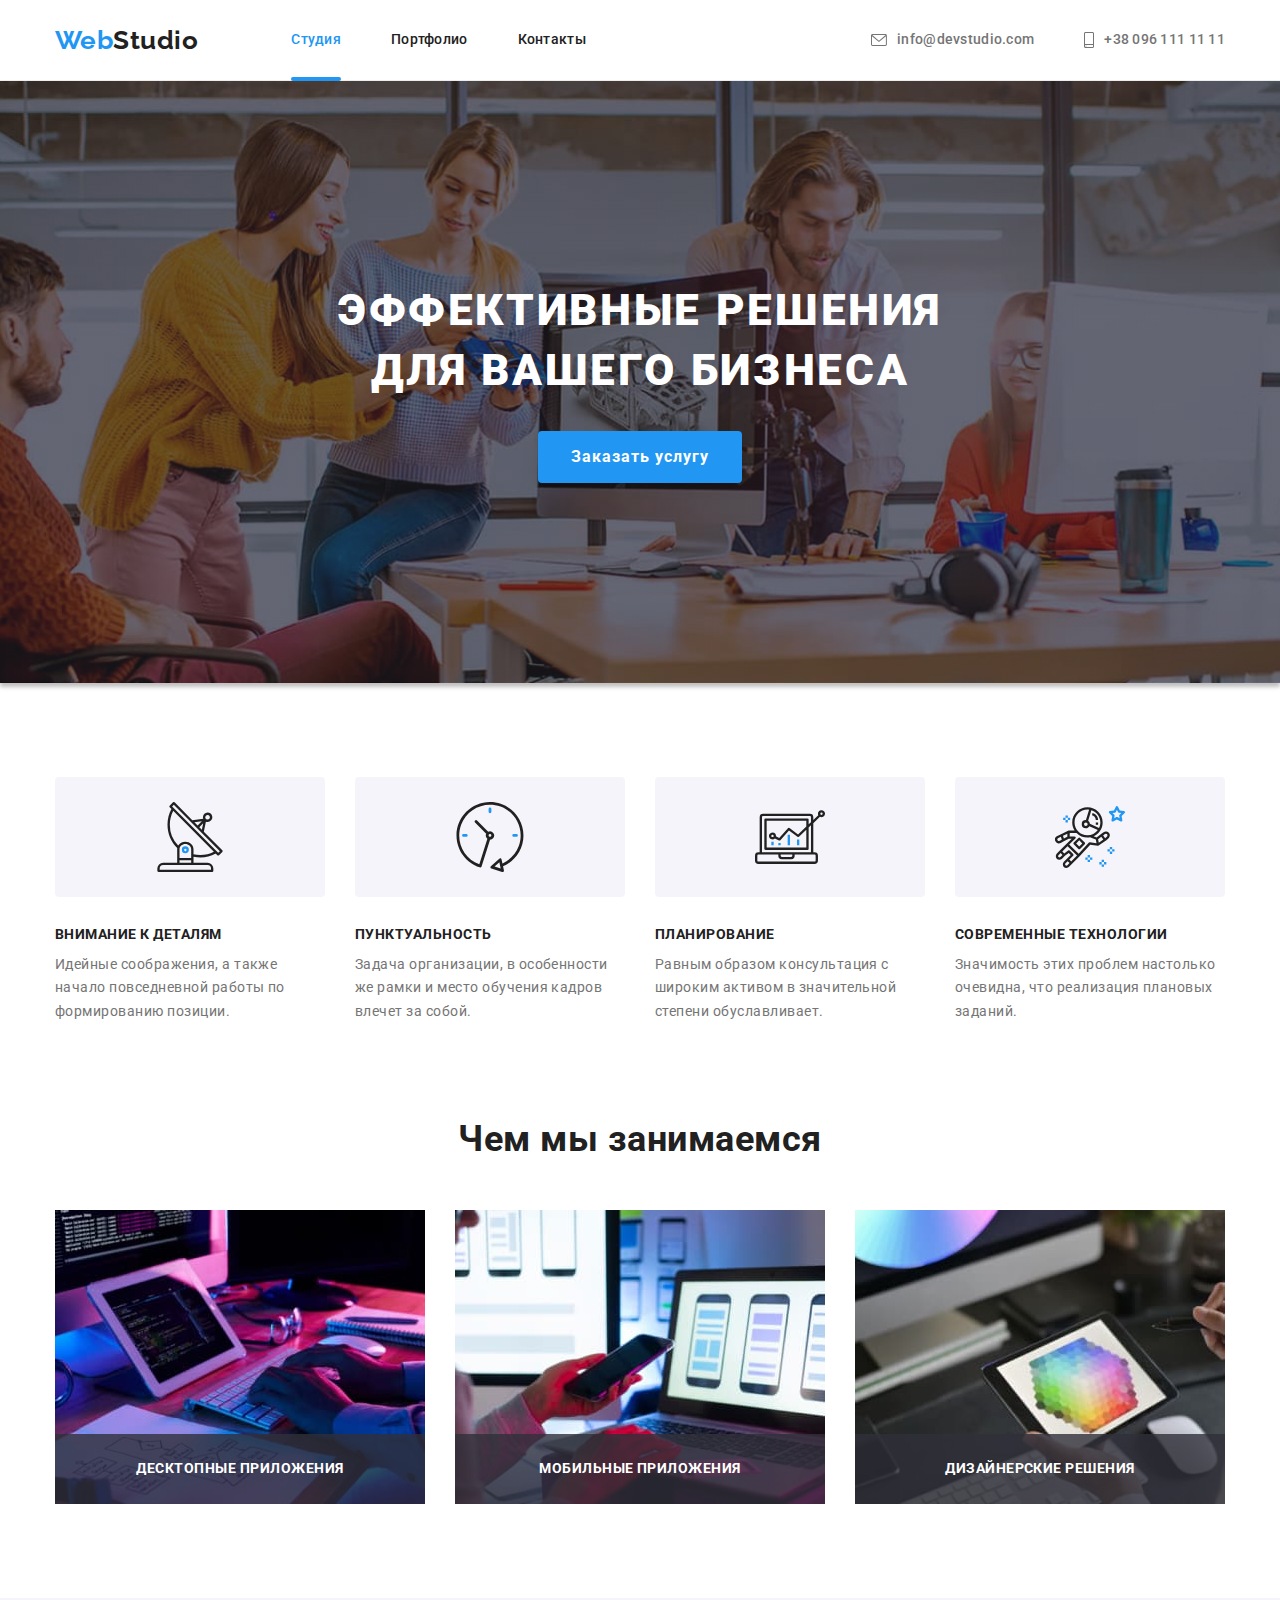
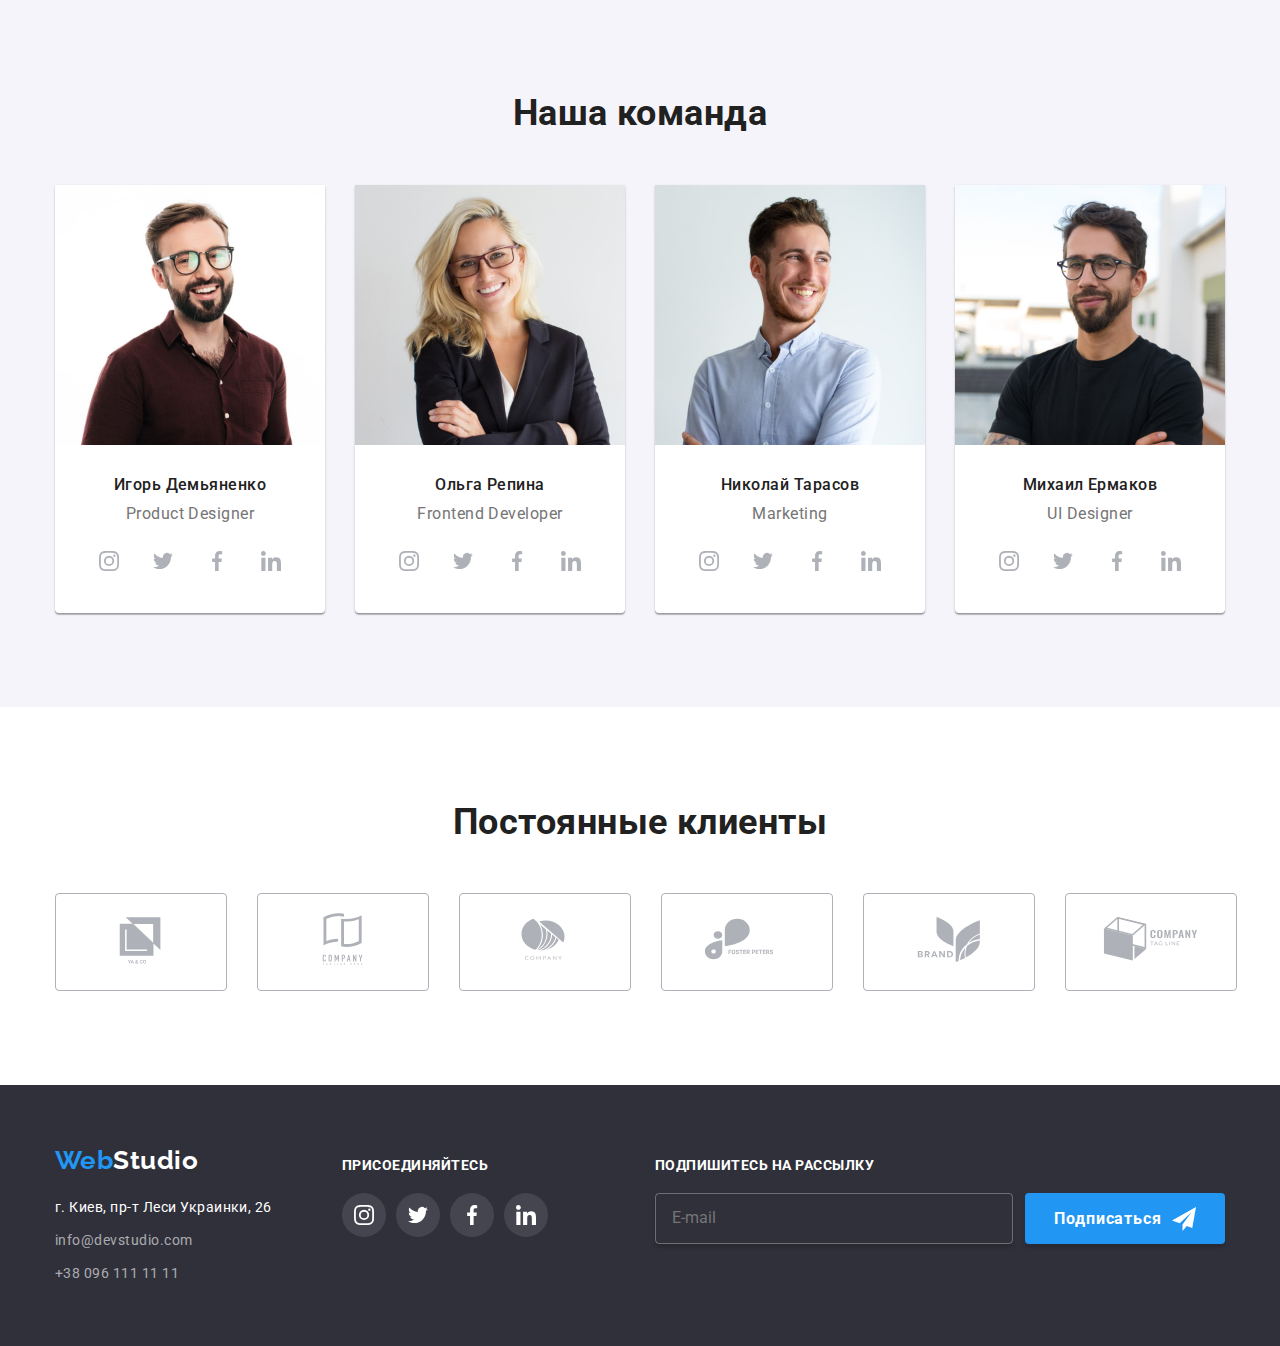
<file: index.html>
<!DOCTYPE html>
<html lang="ru">

<head>
    <meta charset="UTF-8">
    <meta http-equiv="X-UA-Compatible" content="IE=edge">
    <meta name="viewport" content="width=device-width, initial-scale=1.0">
    <title>Web Studio</title>
    <link href="https://fonts.googleapis.com/css2?family=Raleway:wght@700&family=Roboto:wght@400;500;700;900&display=swap"
        rel="stylesheet">
    <link rel="stylesheet" href="https://cdnjs.cloudflare.com/ajax/libs/modern-normalize/1.1.0/modern-normalize.min.css">
    <link rel="stylesheet" href="./css/styles.css">
</head>

<body>
    <!--Header-->
    <header class="page-header">
        <div class="container main-nav">
            <nav>
                <a href="./index.html" class="logo">Web<span class="black">Studio</span></a>
                <ul class="site-nav list">
                    <li class="item"><a href="./index.html" class="current">Студия</a></li>
                    <li class="item"><a href="./portfolio.html">Портфолио</a></li>
                    <li class="item"><a href="#contacts">Контакты</a></li>
                </ul>
            </nav>
            <ul class="header-contacts list">
                <li class="item"><a href="mailto:info@devstudio.com">
                    <svg class="header-icons" width="16" height="12">
                        <use href="./images/sprite.svg#icon-envelope"></use>
                    </svg>
                    info@devstudio.com</a></li>
                <li class="item"><a href="tel:+380961111111">
                    <svg class="header-icons" width="10" height="16">
                        <use href="./images/sprite.svg#icon-smartphone"></use>
                    </svg>
                    +38 096 111 11 11</a></li>
            </ul>
        </div>
    </header>
    <main>
        <!-- Hero -->
        <div>
            <section class="hero">
                <h1 class="hero-title">Эффективные решения<br>для вашего бизнеса</h1>
                <button type="button" class="hero-button" data-modal-open>Заказать услугу</button>
            </section>
        </div>
        <!-- Modal Window -->
        <div class="backdrop is-hidden" data-modal>
            <div class="modal">
                <button type="button" data-modal-close>
                    <svg class="close-icon" width="11" height="11"><use href="./images/sprite.svg#icon-close"></use></svg>
                </button>
                <form class="modal-form">
                    <b class="modal-heading black centered">Оставьте свои данные, мы вам перезвоним</b>
                    <ul class="list">
                        <li class="modal-field">
                            <label>
                                <span class="modal-label">Имя</span>
                                <input class="modal-input" type="text" name="user-name" autofocus autocomplete="off">
                                <svg class="modal-icon" width="18" height="18">
                                    <use href="./images/sprite.svg#icon-person-black"></use>
                                </svg>
                            </label>
                        </li>
                        <li class="modal-field">
                            <label>
                                <span class="modal-label">Телефон</span>
                                <input class="modal-input" type="tel" name="user-tel" autocomplete="off">
                                <svg class="modal-icon" width="18" height="18">
                                    <use href="./images/sprite.svg#icon-phone"></use>
                                </svg>
                            </label>
                        </li>
                        <li class="modal-field">
                            <label>
                                <span class="modal-label">Почта</span>
                                <input class="modal-input" type="email" name="user-email" autocomplete="off">
                                <svg class="modal-icon" width="18" height="18">
                                    <use href="./images/sprite.svg#icon-email-black"></use>
                                </svg>
                            </label>
                        </li>
                        <li class="modal-field">
                            <label>
                                <span class="modal-label">Комментарий</span>
                                <textarea class="modal-input" name="comment" rows="5" placeholder="Введите текст"></textarea>
                            </label>
                        </li>
                    </ul>
                    <label class="modal-checkbox">
                        <input class="checkbox-input visually-hidden" type="checkbox" name="policy">
                        <span class="checkbox-icon"></span>
                        <span class="policy-text">
                            Соглашаюсь с рассылкой и принимаю
                            <a href="">Условия договора</a>
                        </span>
                    </label>
                    <button class="form-button white" type="submit">Отправить</button>
                </form>
            </div>
        </div>
        <!-- Advantages -->
        <section class="section">
            <div class="container">
                <h2 class="section-title centered visually-hidden">Наши преимущества</h2>
                <ul class="advantages list">
                    <li class="item">
                        <div class="advantages-icon">
                        <svg width="70" height="70">
                            <use href="./images/sprite.svg#icon-antenna"></use>
                        </svg></div>
                        <h3 class="list-title">Внимание к деталям</h3>
                        <p class="list-text">Идейные соображения, а также начало повседневной работы по формированию позиции.</p>
                    </li>
                    <li class="item">
                        <div class="advantages-icon">
                        <svg width="70" height="70">
                            <use href="./images/sprite.svg#icon-clock"></use>
                        </svg></div>
                        <h3 class="list-title">Пунктуальность</h3>
                        <p class="list-text">Задача организации, в особенности же рамки и место обучения кадров влечет за собой.</p>
                    </li>
                    <li class="item">
                        <div class="advantages-icon">
                        <svg width="70" height="70">
                            <use href="./images/sprite.svg#icon-diagram"></use>
                        </svg></div>
                        <h3 class="list-title">Планирование</h3>
                        <p class="list-text">Равным образом консультация с широким активом в значительной степени обуславливает.</p>
                    </li>
                    <li class="item">
                        <div class="advantages-icon">
                        <svg width="70" height="70">
                            <use href="./images/sprite.svg#icon-astronaut"></use>
                        </svg></div>
                        <h3 class="list-title">Современные технологии</h3>
                        <p class="list-text">Значимость этих проблем настолько очевидна, что реализация плановых заданий.</p>
                    </li>
                </ul>
            </div>
        </section>
        <!-- Examples of Works -->
        <section class="section no-padding">
            <div class="container">
                <h2 class="section-title centered">Чем мы занимаемся</h2>
                <ul class="examples list">
                    <li class="item">
                        <img src="./images/box1.jpg" alt="Фотография десктопного приложения" width="370" height="294">
                        <h3 class="list-title white centered">Десктопные приложения</h3>
                    </li>
                    <li class="item">
                        <img src="./images/box2.jpg" alt="Фотография мобильного приложения" width="370" height="294">
                        <h3 class="list-title white centered">Мобильные приложения</h3>
                    </li>
                    <li class="item">
                        <img src="./images/box3.jpg" alt="Фотография работы с цветовыми схемами" width="370" height="294">
                        <h3 class="list-title white centered">Дизайнерские решения</h3>
                    </li>
                </ul>
            </div>
        </section>
        <!-- Our Team -->
        <section class="coworkers section">
            <div class="container">
                <h2 class="section-title centered">Наша команда</h2>
                <ul class="team list">
                    <li class="item">
                        <img src="./images/product-designer.jpg" alt="Product Designer's Photo" width="270" height="260">
                        <div class="team-card-content">
                            <h3 class="coworkers-list-title centered">Игорь Демьяненко</h3>
                            <p class="coworkers-position centered">Product Designer</p>
                            <ul class="networks list">
                                <li class="item"><a href="https://www.instagram.com" aria-label="Instagram">
                                    <svg width="20" height="20">
                                        <use href="./images/sprite.svg#icon-instagram"></use>
                                    </svg>
                                </a></li>
                                <li class="item"><a href="https://twitter.com/" aria-label="Twitter">
                                        <svg width="20" height="20">
                                            <use href="./images/sprite.svg#icon-twitter"></use>
                                        </svg>
                                    </a></li>
                                <li class="item"><a href="https://www.facebook.com" aria-label="Facebook">
                                            <svg width="20" height="20">
                                                <use href="./images/sprite.svg#icon-facebook"></use>
                                            </svg>
                                        </a></li>
                                <li class="item"><a href="https://www.linkedin.com" aria-label="Linkedin">
                                                <svg width="20" height="20">
                                                    <use href="./images/sprite.svg#icon-linkedin"></use>
                                                </svg>
                                            </a></li>
                            </ul>
                        </div>
                    </li>
                    <li class="item">
                        <img src="./images/frontend-developer.jpg" alt="Frontend Developer's Photo" width="270" height="260">
                        <div class="team-card-content">
                            <h3 class="coworkers-list-title centered">Ольга Репина</h3>
                            <p class="coworkers-position centered">Frontend Developer</p>
                            <ul class="networks list">
                                <li class="item"><a href="https://www.instagram.com" aria-label="Instagram">
                                        <svg width="20" height="20">
                                            <use href="./images/sprite.svg#icon-instagram"></use>
                                        </svg>
                                    </a></li>
                                <li class="item"><a href="https://twitter.com/" aria-label="Twitter">
                                        <svg width="20" height="20">
                                            <use href="./images/sprite.svg#icon-twitter"></use>
                                        </svg>
                                    </a></li>
                                <li class="item"><a href="https://www.facebook.com" aria-label="Facebook">
                                        <svg width="20" height="20">
                                            <use href="./images/sprite.svg#icon-facebook"></use>
                                        </svg>
                                    </a></li>
                                <li class="item"><a href="https://www.linkedin.com" aria-label="Linkedin">
                                        <svg width="20" height="20">
                                            <use href="./images/sprite.svg#icon-linkedin"></use>
                                        </svg>
                                    </a></li>
                            </ul>
                        </div>
                    </li>
                    <li class="item">
                        <img src="./images/marketing.jpg" alt="Marketing Specialist's Photo" width="270" height="260">
                        <div class="team-card-content">
                            <h3 class="coworkers-list-title centered">Николай Тарасов</h3>
                            <p class="coworkers-position centered">Marketing</p>
                            <ul class="networks list">
                                <li class="item"><a href="https://www.instagram.com" aria-label="Instagram">
                                        <svg width="20" height="20">
                                            <use href="./images/sprite.svg#icon-instagram"></use>
                                        </svg>
                                    </a></li>
                                <li class="item"><a href="https://twitter.com/" aria-label="Twitter">
                                        <svg width="20" height="20">
                                            <use href="./images/sprite.svg#icon-twitter"></use>
                                        </svg>
                                    </a></li>
                                <li class="item"><a href="https://www.facebook.com" aria-label="Facebook">
                                        <svg width="20" height="20">
                                            <use href="./images/sprite.svg#icon-facebook"></use>
                                        </svg>
                                    </a></li>
                                <li class="item"><a href="https://www.linkedin.com" aria-label="Linkedin">
                                        <svg width="20" height="20">
                                            <use href="./images/sprite.svg#icon-linkedin"></use>
                                        </svg>
                                    </a></li>
                            </ul>
                        </div>
                    </li>
                    <li class="item">
                        <img src="./images/ui-designer.jpg" alt="UI Designer's Photo" width="270" height="260">
                        <div class="team-card-content">
                            <h3 class="coworkers-list-title centered">Михаил Ермаков</h3>
                            <p class="coworkers-position centered">UI Designer</p>
                            <ul class="networks list">
                                <li class="item"><a href="https://www.instagram.com" aria-label="Instagram">
                                        <svg width="20" height="20">
                                            <use href="./images/sprite.svg#icon-instagram"></use>
                                        </svg>
                                    </a></li>
                                <li class="item"><a href="https://twitter.com/" aria-label="Twitter">
                                        <svg width="20" height="20">
                                            <use href="./images/sprite.svg#icon-twitter"></use>
                                        </svg>
                                    </a></li>
                                <li class="item"><a href="https://www.facebook.com" aria-label="Facebook">
                                        <svg width="20" height="20">
                                            <use href="./images/sprite.svg#icon-facebook"></use>
                                        </svg>
                                    </a></li>
                                <li class="item"><a href="https://www.linkedin.com" aria-label="Linkedin">
                                        <svg width="20" height="20">
                                            <use href="./images/sprite.svg#icon-linkedin"></use>
                                        </svg>
                                    </a></li>
                            </ul>
                        </div>
                    </li>
                </ul>
            </div>
        </section>
        <!-- Our Clients -->
        <section class="section">
            <div class="container">
                <h2 class="section-title centered">Постоянные клиенты</h2>
                <ul class="clients list">
                    <li class="item">
                        <a href="" class="clients-icon">
                            <svg width="106" height="60">
                                <use href="./images/sprite.svg#icon-logo1"></use>
                            </svg>
                        </a>
                    </li>
                    <li class="item">
                       <a href="" class="clients-icon">
                            <svg width="106" height="60">
                                <use href="./images/sprite.svg#icon-logo2"></use>
                            </svg>
                        </a>
                    </li>
                    <li class="item">
                        <a href="" class="clients-icon">
                            <svg width="106" height="60">
                                <use href="./images/sprite.svg#icon-logo3"></use>
                            </svg>
                        </a>
                    </li>
                    <li class="item">
                        <a href="" class="clients-icon">
                            <svg width="106" height="60">
                                <use href="./images/sprite.svg#icon-logo4"></use>
                            </svg>
                        </a>
                    </li>
                    <li class="item">
                        <a href="" class="clients-icon">
                            <svg width="106" height="60">
                                <use href="./images/sprite.svg#icon-logo5"></use>
                            </svg>
                        </a>
                    </li>
                    <li class="item">
                        <a href="" class="clients-icon">
                            <svg width="106" height="60">
                                <use href="./images/sprite.svg#icon-logo6"></use>
                            </svg>
                        </a>
                    </li>
                </ul>
            </div>
        </section>
    </main>
    <!-- Footer -->
    <footer>
        <div class="footer container">
            <div class="footer-address">
                <a href="./index.html" class="logo">Web<span class="white">Studio</span></a>
                <address id="contacts" class="address">
                    г. Киев, пр-т Леси Украинки, 26
                    <ul class="footer-contacts list">
                        <li class="item"><a href="mailto:info@devstudio.com">info@devstudio.com</a></li>
                        <li class="item"><a href="tel:+380961111111">+38 096 111 11 11</a></li>
                    </ul>
                </address>
            </div>
            <div class="footer-networks">
                <h3 class="footer-list-title white">Присоединяйтесь</h3>
                <ul class="footer-icons list">
                    <li class="item"><a href="https://www.instagram.com" aria-label="Instagram">
                            <svg width="20" height="20">
                                <use href="./images/sprite.svg#icon-instagram"></use>
                            </svg>
                        </a></li>
                    <li class="item"><a href="https://twitter.com/" aria-label="Twitter">
                            <svg width="20" height="20">
                                <use href="./images/sprite.svg#icon-twitter"></use>
                            </svg>
                        </a></li>
                    <li class="item"><a href="https://www.facebook.com" aria-label="Facebook">
                            <svg width="20" height="20">
                                <use href="./images/sprite.svg#icon-facebook"></use>
                            </svg>
                        </a></li>
                    <li class="item"><a href="https://www.linkedin.com" aria-label="Linkedin">
                            <svg width="20" height="20">
                                <use href="./images/sprite.svg#icon-linkedin"></use>
                            </svg>
                        </a></li>
                </ul>
            </div>
            <form class="footer-form">
                    <label class="footer-list-title white" for="email">Подпишитесь на рассылку</label>
                    <div class="form-field">
                        <input class="footer-input white" type="email" name="email" id="email" placeholder="E-mail">
                        <button class="form-button white" type="submit">Подписаться
                            <svg class="button-icon" width="24" height="24">
                                <use href="./images/sprite.svg#icon-send"></use>
                            </svg>
                        </button>
                    </div>
            </form>
        </div>
    </footer>
<script src="./js/modal.js"></script>
</body>

</html>
</file>
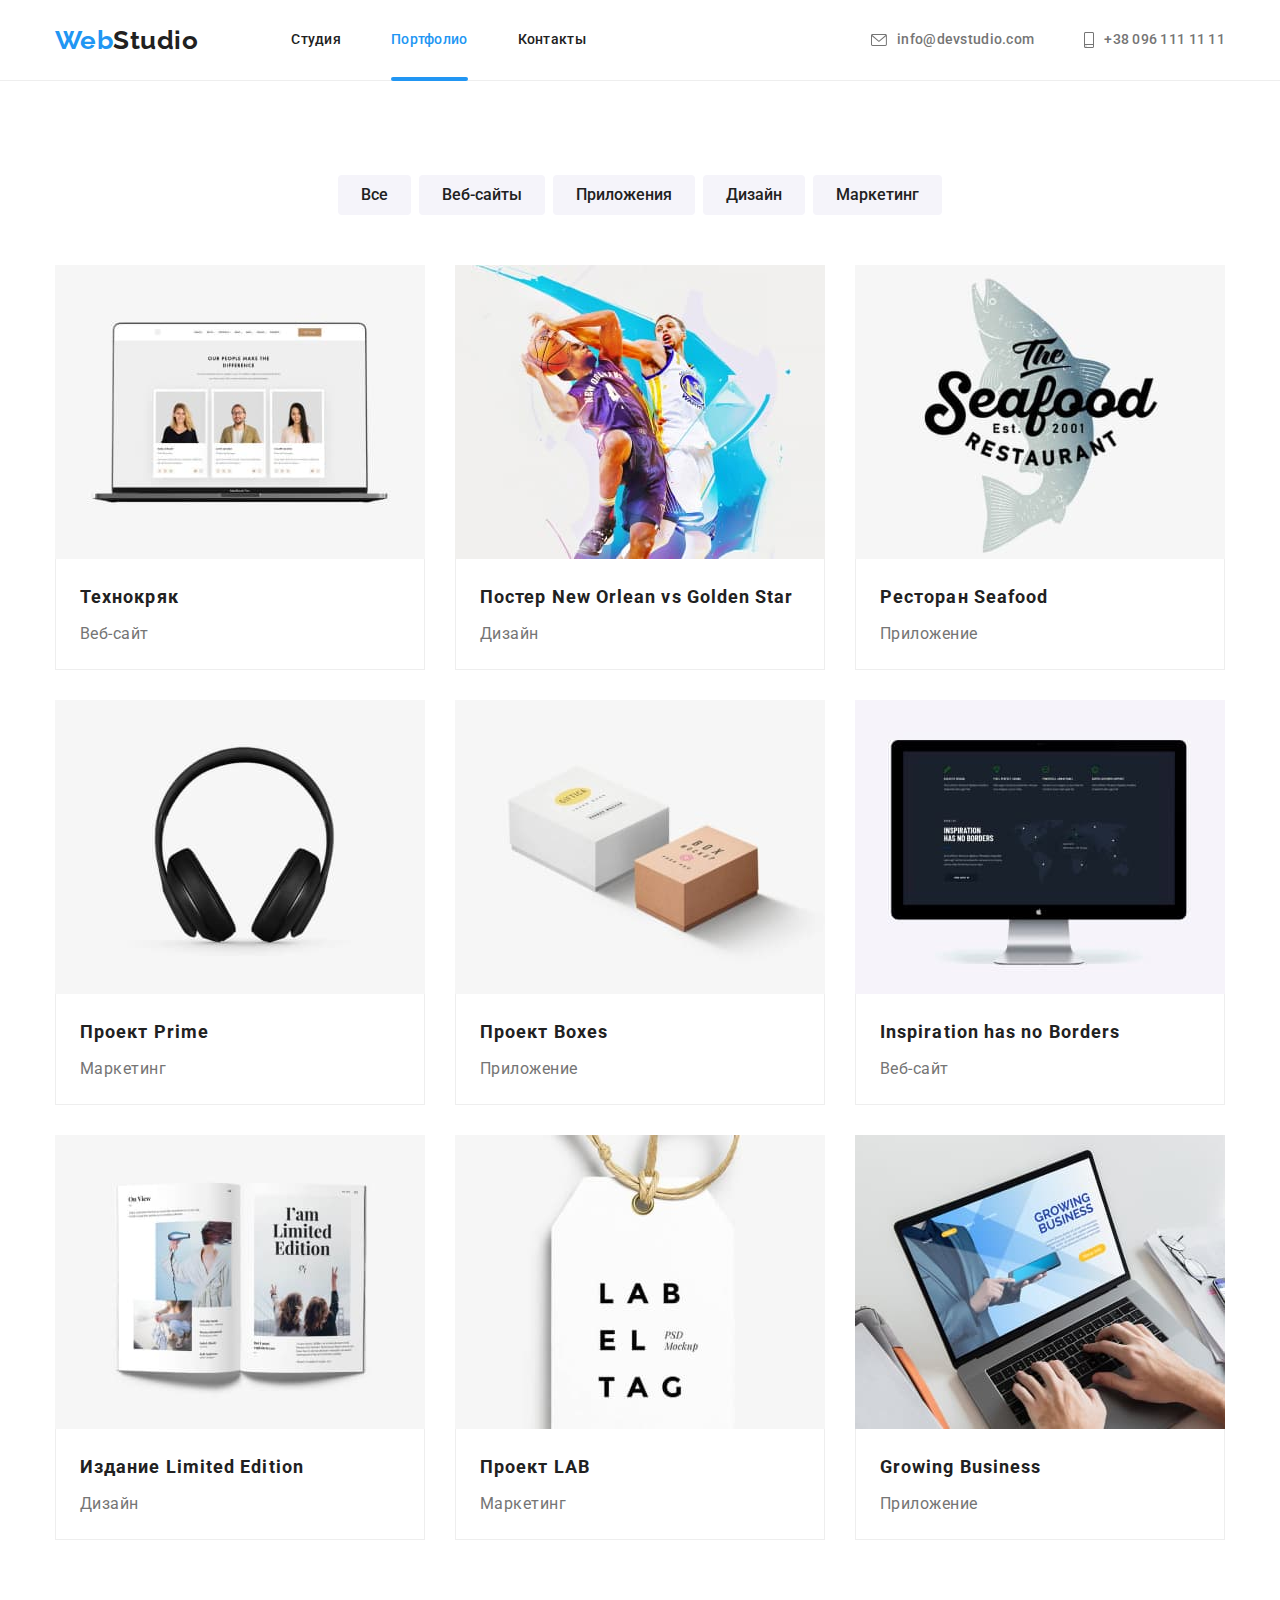
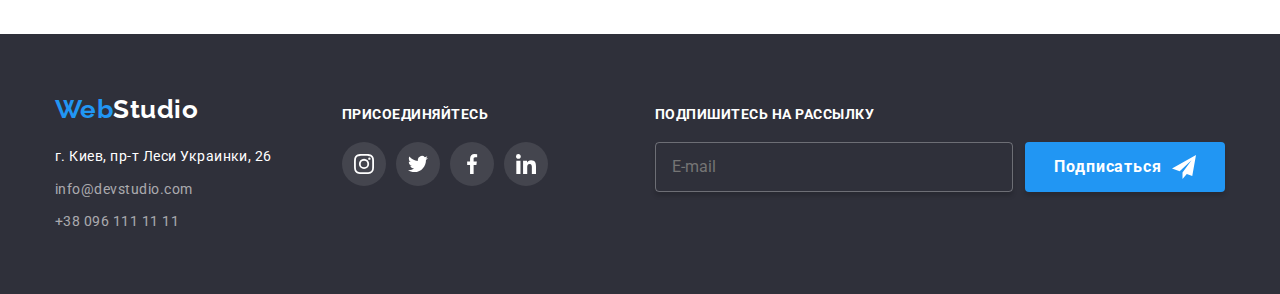
<file: portfolio.html>
<!DOCTYPE html>
<html lang="ru">

<head>
    <meta charset="UTF-8">
    <meta http-equiv="X-UA-Compatible" content="IE=edge">
    <meta name="viewport" content="width=device-width, initial-scale=1.0">
    <title>Portfolio</title>
    <link href="https://fonts.googleapis.com/css2?family=Raleway:wght@700&family=Roboto:wght@400;500;700;900&display=swap"
        rel="stylesheet">
    <link rel="stylesheet" href="https://cdnjs.cloudflare.com/ajax/libs/modern-normalize/1.1.0/modern-normalize.min.css">
    <link rel="stylesheet" href="./css/styles.css">
</head>

<body>
    <!--Header-->
    <header class="page-header">
        <div class="container main-nav">
            <nav><a href="./index.html" class="logo">Web<span class="black">Studio</span></a>
                <ul class="site-nav list">
                    <li class="item"><a href="./index.html">Студия</a></li>
                    <li class="item"><a href="./portfolio.html" class="current">Портфолио</a></li>
                    <li class="item"><a href="#contacts">Контакты</a></li>
                </ul>
            </nav>
            <ul class="header-contacts list">
                <li class="item"><a href="mailto:info@devstudio.com">
                        <svg class="header-icons" width="16" height="12">
                            <use href="./images/sprite.svg#icon-envelope"></use>
                        </svg>
                        info@devstudio.com</a></li>
                <li class="item"><a href="tel:+380961111111">
                        <svg class="header-icons" width="10" height="16">
                            <use href="./images/sprite.svg#icon-smartphone"></use>
                        </svg>
                        +38 096 111 11 11</a></li>
            </ul>
        </div>
    </header>
    <main>
        <section class="section">
           <div class="container">
                <!-- Filters -->
                <ul class="filters list">
                    <li class="item"><button type="button">Все</button></li>
                    <li class="item"><button type="button">Веб-сайты</button></li>
                    <li class="item"><button type="button">Приложения</button></li>
                    <li class="item"><button type="button">Дизайн</button></li>
                    <li class="item"><button type="button">Маркетинг</button></li>
                </ul>
                <!-- Portfolio Works -->
                <ul class="card-set list">
                    <li>
                        <a href="" class="item">
                            <div class="card-thumb">
                                <img src="./images/p1.jpg" alt="Технокряк site" width="370" height="294">
                                <p class="card-description">Технокряк это современная площадка распространения коронавируса.
                                Компании используют эту платформу для цифрового
                                шпионажа и атак на защищённые сервера конкурентов.</p></div>
                            <div class="card-content">
                                <h3 class="card-title">Технокряк</h3>
                                <p class="card-text">Веб-сайт</p>
                            </div>
                        </a>
                    </li>
                    <li>
                        <a href="" class="item">
                            <div class="card-thumb">
                                <img src="./images/p2.jpg" alt="Постер New Orlean vs Golden Star" width="370" height="294">
                                <p class="card-description">Lorem ipsum dolor sit amet, consectetur adipisicing elit. Unde saepe magni
                                dolor. Commodi nostrum consequuntur eum, deleniti vel porro neque!</p>
                            </div>
                            <div class="card-content">
                                <h3 class="card-title">Постер New Orlean vs Golden Star</h3>
                                <p class="card-text">Дизайн</p>
                                </div>
                        </a>
                    </li>
                    <li>
                        <a href="" class="item">
                            <div class="card-thumb">
                                <img src="./images/p3.jpg" alt="Логотип ресторана Seafood" width="370" height="294">
                                <p class="card-description">Lorem ipsum dolor sit amet consectetur adipisicing elit. Quibusdam debitis dolores neque
                                    maxime officiis, quam doloribus voluptas culpa deserunt quo suscipit aut.</p>
                            </div>
                            <div class="card-content">
                                    <h3 class="card-title">Ресторан Seafood</h3>
                                    <p class="card-text">Приложение</p>
                            </div>
                        </a>
                    </li>
                    <li>
                        <a href="" class="item">
                            <div class="card-thumb">
                                <img src="./images/p4.jpg" alt="Черные наушники" width="370" height="294">
                                <p class="card-description">Lorem ipsum dolor sit amet consectetur, adipisicing elit. Magnam odit at dolorem inventore
                                minima esse accusamus? Et repellat sint veniam.</p>
                            </div>
                            <div class="card-content">
                                <h3 class="card-title">Проект Prime</h3>
                                <p class="card-text">Маркетинг</p>
                            </div>
                        </a>
                    </li>
                    <li>
                        <a href="" class="item">
                            <div class="card-thumb">
                                <img src="./images/p5.jpg" alt="Два Картонных Бокса" width="370" height="294">
                                <p class="card-description">Lorem ipsum dolor sit amet consectetur adipisicing elit. Qui eaque ipsum esse quibusdam
                                    aliquid saepe soluta odit voluptate ullam inventore, facere minima.</p>
                            </div>
                            <div class="card-content">
                                <h3 class="card-title">Проект Boxes</h3>
                                <p class="card-text">Приложение</p>
                            </div>
                        </a>
                    </li>
                    <li>
                        <a href="" class="item">
                            <div class="card-thumb">
                                <img src="./images/p6.jpg" alt="Веб-сайт Inspiration has no Borders" width="370" height="294">
                                <p class="card-description">Lorem ipsum dolor, sit amet consectetur adipisicing elit. Dolores aut ipsam inventore
                                    reiciendis, quasi culpa, similique unde, velit dolor incidunt vel odio.</p>
                            </div>
                            <div class="card-content">
                                <h3 class="card-title">Inspiration has no Borders</h3>
                                <p class="card-text">Веб-сайт</p>
                            </div>
                        </a>
                    </li>
                    <li>
                        <a href="" class="item">
                            <div class="card-thumb">
                                <img src="./images/p7.jpg" alt="Развернутое Издание Limited Edition" width="370" height="294">
                                <p class="card-description">Lorem ipsum dolor sit amet, consectetur adipisicing elit. Vero quidem dolorem, sit quaerat
                                    beatae possimus qui facere rerum quo ad!</p>
                            </div>
                            <div class="card-content">
                                <h3 class="card-title">Издание Limited Edition</h3>
                                <p class="card-text">Дизайн</p>
                            </div>
                        </a>
                    </li>
                    <li>
                        <a href="" class="item">
                            <div class="card-thumb">
                                <img src="./images/p8.jpg" alt="Белая Бирка с Лого Проекта LAB" width="370" height="294">
                                <p class="card-description">Lorem ipsum dolor sit amet consectetur adipisicing elit. Necessitatibus et quisquam quas id
                                    numquam consequatur expedita laudantium porro enim eveniet?</p>
                            </div>
                            <div class="card-content">
                                <h3 class="card-title">Проект LAB</h3>
                                <p class="card-text">Маркетинг</p>
                            </div>
                        </a>
                    </li>
                    <li>
                        <a href="" class="item">
                            <div class="card-thumb">
                                <img src="./images/p9.jpg" alt="Ноутбук с Открытым Приложением Growing Business" width="370" height="294">
                                <p class="card-description">Lorem ipsum dolor sit amet consectetur adipisicing elit. Esse ullam illum asperiores
                                    voluptas assumenda, ad accusamus dolorem nemo saepe quidem.</p>
                            </div>
                            <div class="card-content">
                                <h3 class="card-title">Growing Business</h3>
                                <p class="card-text">Приложение</p>
                            </div>
                        </a>
                    </li>
                </ul>
           </div>
        </section>

    </main>
    <!-- Footer -->
    <footer>
        <div class="footer container">
            <div class="footer-address">
                <a href="./index.html" class="logo">Web<span class="white">Studio</span></a>
                <address id="contacts" class="address">
                    г. Киев, пр-т Леси Украинки, 26
                    <ul class="footer-contacts list">
                        <li class="item"><a href="mailto:info@devstudio.com">info@devstudio.com</a></li>
                        <li class="item"><a href="tel:+380961111111">+38 096 111 11 11</a></li>
                    </ul>
                </address>
            </div>
            <div class="footer-networks">
                <h3 class="footer-list-title white">Присоединяйтесь</h3>
                <ul class="footer-icons list">
                    <li class="item"><a href="https://www.instagram.com" aria-label="Instagram">
                            <svg width="20" height="20">
                                <use href="./images/sprite.svg#icon-instagram"></use>
                            </svg>
                        </a></li>
                    <li class="item"><a href="https://twitter.com/" aria-label="Twitter">
                            <svg width="20" height="20">
                                <use href="./images/sprite.svg#icon-twitter"></use>
                            </svg>
                        </a></li>
                    <li class="item"><a href="https://www.facebook.com" aria-label="Facebook">
                            <svg width="20" height="20">
                                <use href="./images/sprite.svg#icon-facebook"></use>
                            </svg>
                        </a></li>
                    <li class="item"><a href="https://www.linkedin.com" aria-label="Linkedin">
                            <svg width="20" height="20">
                                <use href="./images/sprite.svg#icon-linkedin"></use>
                            </svg>
                        </a></li>
                </ul>
            </div>
            <form class="footer-form">
                <label class="footer-list-title white" for="email">Подпишитесь на рассылку</label>
                <div class="form-field">
                    <input class="footer-input white" type="email" name="email" id="email" placeholder="E-mail">
                    <button class="form-button white" type="submit">Подписаться
                        <svg class="button-icon" width="24" height="24">
                            <use href="./images/sprite.svg#icon-send"></use>
                        </svg>
                    </button>
                </div>
            </form>
        </div>
    </footer>
</body>

</html>
</file>
<file: css/styles.css>
/* цвет основоного текста #757575
черный цвет #212121
белый цвет #FFFFFF
белый прозрачный цвет текста rgba(255, 255, 255, 0.6)
акцент # 2196F3
вторичный цвет фона #F5F4FA */
/* темный цвет фона #2F303A */
:root {
  --primary-text-color: #757575;
  --title-text-color: #212121;
  --accent-color: #2196f3;
  --accent-dark-color: #188ce8;
  --white-color: #ffffff;
  --transparent-white-color: rgba(255, 255, 255, 0.6);
  --secondary-background-color: #f5f4fa;
  --dark-background-color: #2f303a;
  --work-examples-bg-color: rgba(47, 48, 58, 0.8);
  --modal-overlay_bg-color: rgba(0, 0, 0, 0.2);
  --icons-light-grey: #afb1b8;
  --icons-transparent-white: rgba(255, 255, 255, 0.1);
  --card-set-gap: 30px;
  --center-border: 1px solid #eeeeee;
  --footer-form-shadow: 0px 4px 4px rgba(0, 0, 0, 0.15);
  --footer-form-border: 1px solid rgba(255, 255, 255, 0.3);
  --modal-form-border: 1px solid rgba(33, 33, 33, 0.2);
  --filters-shadow: 0px 3px 1px rgba(0, 0, 0, 0.1), 0px 1px 2px rgba(0, 0, 0, 0.08),
    0px 2px 2px rgba(0, 0, 0, 0.12);
  --transition-timing: 250ms cubic-bezier(0.4, 0, 0.2, 1);
}
html {
  box-sizing: border-box;
}
*,
*::before,
*::after {
  box-sizing: inherit;
}
body {
  background-color: var(--white-color);
  color: var(--primary-text-color);
  font-family: Roboto, sans-serif;
  letter-spacing: 0.03em;
}
h1,
h2,
h3,
h4,
h5,
h6,
p {
  margin: 0;
  padding: 0;
}
img {
  display: block;
  max-width: 100%;
  height: auto;
}
.container {
  padding-left: 15px;
  padding-right: 15px;
  margin: 0 auto;
  width: 1200px;
}

.list {
  margin: 0;
  padding: 0;
  list-style: none;
}
.visually-hidden {
  position: absolute;
  width: 1px;
  height: 1px;
  margin: -1px;
  border: 0;
  padding: 0;
  clip: rect(0 0 0 0);
  overflow: hidden;
}
.centered {
  text-align: center;
}

/* Logo */
.logo {
  color: var(--accent-color);
  font-family: Raleway, sans-serif;
  text-decoration: none;
  font-weight: 700;
  font-size: 26px;
  line-height: 1.19;
}
/* Header */
.page-header {
  border-bottom: var(--center-border);
}
.main-nav {
  display: flex;
  align-items: center;
}
.main-nav > nav {
  display: flex;
  align-items: center;
}
/* Site-Nav */
.site-nav {
  margin-left: 93px;
}
.site-nav .current {
  position: relative;
  color: var(--accent-color);
}
.site-nav .current::after {
  content: '';
  position: absolute;
  left: 0;
  bottom: -1px;

  display: block;
  width: 100%;
  height: 4px;
  background-color: var(--accent-color);
  border-radius: 2px;
}
.site-nav a {
  display: block;
  padding-top: 32px;
  padding-bottom: 32px;

  color: var(--title-text-color);
  text-decoration: none;

  transition: color var(--transition-timing);
}
.site-nav a:hover,
.site-nav a:focus {
  color: var(--accent-color);
}
.site-nav,
.header-contacts {
  display: flex;

  font-weight: 500;
  font-size: 14px;
  line-height: 1.14;
  letter-spacing: 0.02em;
}
.site-nav .item + .item,
.header-contacts .item + .item {
  margin-left: 50px;
}

/* Header Contacts */
.header-contacts {
  margin-left: auto;
}
.header-contacts a {
  display: flex;
  align-items: center;
  padding-top: 32px;
  padding-bottom: 32px;

  color: var(--primary-text-color);
  text-decoration: none;
  transition: color var(--transition-timing);
}
.header-contacts a:hover,
.header-contacts a:focus {
  color: var(--accent-color);
}
.header-icons {
  margin-right: 10px;
  fill: currentColor;
}

/* Hero */
.hero {
  max-width: 1600px;
  min-height: 600px;
  margin-left: auto;
  margin-right: auto;
  padding: 200px 0;
  text-align: center;

  background-color: var(--dark-background-color);
  background-image: linear-gradient(to right, rgba(47, 48, 58, 0.4), rgba(47, 48, 58, 0.4)),
    url(../images/overlay.jpg);
  background-size: cover;
  background-repeat: no-repeat;
  background-position: center;
  box-shadow: 0px 4px 4px rgba(0, 0, 0, 0.25);
}
.hero-title {
  margin-bottom: 30px;

  color: var(--white-color);
  font-weight: 900;
  font-size: 44px;
  line-height: 1.36;
  letter-spacing: 0.06em;
  text-transform: uppercase;
}
.hero-button {
  padding: 10px 32px;
  border: 1px solid transparent;
  border-radius: 4px;

  background-color: var(--accent-color);
  color: var(--white-color);
  font-family: inherit;
  font-weight: 700;
  font-size: 16px;
  line-height: 1.87;
  cursor: pointer;
  letter-spacing: 0.06em;
  box-shadow: 0px 4px 4px rgba(0, 0, 0, 0.15);

  transition: background-color var(--transition-timing);
}
.hero-button:hover,
.hero-button:focus {
  background: var(--accent-dark-color);
}
/* Modal window */
.backdrop {
  position: fixed;
  top: 0;
  left: 0;
  width: 100%;
  height: 100%;
  z-index: 2;
  background-color: var(--modal-overlay_bg-color);
  opacity: 1;
  visibility: visible;
  transition: opacity var(--transition-timing);
}
.backdrop.is-hidden {
  visibility: hidden;
  opacity: 0;
  pointer-events: none;
}
.backdrop.is-hidden .modal {
  transform: translate(-50%, -50%) scale(1.1);
}
.modal {
  position: absolute;
  top: 50%;
  left: 50%;
  padding: 40px;
  min-width: 528px;
  min-height: 581px;
  border-radius: 4px;
  background-color: var(--white-color);
  box-shadow: 0px 1px 3px rgba(0, 0, 0, 0.12), 0px 1px 1px rgba(0, 0, 0, 0.14),
    0px 2px 1px rgba(0, 0, 0, 0.2);

  transform: translate(-50%, -50%) scale(1);
  transition: transform var(--transition-timing), visibility var(--transition-timing);
}
.modal > button {
  position: absolute;
  top: 8px;
  right: 8px;
  width: 30px;
  height: 30px;
  border: 1px solid rgba(0, 0, 0, 0.1);
  border-radius: 50%;
  background-color: var(--white-color);

  transition: color var(--transition-timing);
}
.modal > button:hover,
.modal > button:focus {
  color: var(--accent-color);
}
.close-icon {
  fill: currentColor;
}
.modal-form {
  display: flex;
  flex-direction: column;
  justify-content: center;
}
.modal-heading {
  margin-bottom: 12px;
  font-weight: 700;
  font-size: 20px;
  line-height: 1.15;
  letter-spacing: 0.03em;
}
.modal-field {
  position: relative;
  display: flex;
  flex-direction: column;
  justify-content: center;
}
.modal-field:not(:last-child) {
  margin-bottom: 10px;
}
.modal-field:last-child {
  margin-bottom: 20px;
}
.modal-field:focus-within .modal-icon {
  fill: var(--accent-color);
}
.modal-field textarea {
  resize: none;
}
.modal-label {
  display: inline-block;
  margin-bottom: 4px;
  font: inherit;
  font-size: 12px;
  line-height: 1.17;
  letter-spacing: 0.01em;
}
.modal-input {
  width: 100%;
  margin: 0;
  padding: 11px 12px;
  font: inherit;
  border-radius: 4px;
  outline: none;
  border: var(--modal-form-border);
  transition: border-color var(--transition-timing);
}
.modal-input:not(:last-child) {
  padding-left: 42px;
}
.modal-input::placeholder {
  opacity: 50%;
  font-style: inherit;
  font-size: 14px;
  line-height: 1.14;
  letter-spacing: 0.01em;
}
.modal-input:focus {
  border-color: var(--accent-color);
}
.modal-icon {
  position: absolute;
  top: 32px;
  left: 12px;
  fill: inherit;

  transition: fill var(--transition-timing);
}
.modal-checkbox {
  display: flex;
  justify-content: center;
  align-items: center;
  margin-bottom: 30px;
}
.policy-text {
  font-style: inherit;
  font-size: 14px;
  line-height: 1.71;
  letter-spacing: 0.03em;
}
.policy-text a {
  text-decoration: none;
  color: var(--accent-color);
  border-bottom: 1px solid var(--accent-color);
}
.checkbox-icon {
  display: inline-block;
  margin-right: 8px;
  width: 16px;
  height: 15px;
  border: 2px solid var(--title-text-color);
  border-radius: 2px;
  transition: background-color var(--transition-timing), border-color var(--transition-timing);
  /* box-shadow var(--transition-timing); */
}
.checkbox-input:checked + .checkbox-icon {
  background-color: var(--accent-color);
  background-image: url(../images/check.svg);
  background-size: contain;
  background-repeat: no-repeat;
  background-position: center;
  /* background-origin: border-box; */
  border-color: transparent;
}
/* .checkbox-input:hover + .checkbox-icon {
  box-shadow: var(--footer-form-shadow);
} */
.modal-form > .form-button {
  margin-right: auto;
  margin-left: auto;
}
/* Sections */
.section-title,
.list-title,
.coworkers-list-title {
  color: var(--title-text-color);
}
.white {
  color: var(--white-color);
}
.black {
  color: var(--title-text-color);
}
.section {
  padding-top: 94px;
  padding-bottom: 94px;
}
.section.no-padding {
  padding-top: 0;
}

.section-title {
  margin-bottom: 50px;

  font-weight: 700;
  font-size: 36px;
  line-height: 1.17;
}
.list-title {
  margin-bottom: 10px;

  font-weight: 700;
  font-size: 14px;
  line-height: 1.14;
  text-transform: uppercase;
}
.list-text {
  font-size: 14px;
  line-height: 1.71;
}
/* Advantadges Section */
.advantages {
  display: flex;
  flex-wrap: wrap;
  justify-content: space-between;
}
.advantages .item {
  width: 270px;
}
.advantages-icon {
  display: flex;
  padding: 25px 0;
  align-items: center;
  justify-content: center;
  margin-bottom: 30px;
  border-radius: 4px;

  background-color: var(--secondary-background-color);
}

/* Examples Section */
.examples {
  display: flex;
  margin-left: calc(-1 * var(--card-set-gap));
  margin-top: calc(-1 * var(--card-set-gap));
  /* margin: -15px; */
}
.examples > .item {
  position: relative;
  flex-basis: calc(100% / 3 - var(--card-set-gap));
  margin-left: var(--card-set-gap);
  margin-top: var(--card-set-gap);
  /* margin: 15px; */
}
.examples .list-title {
  position: absolute;
  width: 100%;
  right: 0;
  bottom: 0;

  margin: 0;
  padding: 27px 0;
  background-color: var(--work-examples-bg-color);
}

/* Coworkers/Team Section */
.coworkers {
  background-color: var(--secondary-background-color);
}
.coworkers-list-title {
  margin-bottom: 10px;

  font-weight: 500;
  font-size: 16px;
  line-height: 1.19;
}
.coworkers-position {
  margin-bottom: 16px;

  font-size: 16px;
  line-height: 1.19;
}
.team {
  display: flex;
  margin: -15px;
  /* margin-left: calc(-1 * var(--card-set-gap));
  margin-top: calc(-1 * var(--card-set-gap)); */
}
.team > .item {
  margin: 15px;
  /* flex-basis: calc(100% / 3 - var(--card-set-gap));
  margin-left: var(--card-set-gap);
  margin-top: var(--card-set-gap); */

  background-color: var(--white-color);
  box-shadow: 0px 1px 3px rgba(0, 0, 0, 0.12), 0px 1px 1px rgba(0, 0, 0, 0.14),
    0px 2px 1px rgba(0, 0, 0, 0.2);
  border-radius: 0px 0px 4px 4px;
}
.team-card-content {
  margin: 30px 0;
}
.networks {
  display: flex;
  justify-content: center;
}
.networks > .item + .item {
  margin-left: 10px;
}
.networks a {
  display: flex;
  justify-content: center;
  align-items: center;
  width: 44px;
  height: 44px;
  border-radius: 50%;
  fill: var(--icons-light-grey);

  transition: fill var(--transition-timing), background-color var(--transition-timing);
}
.networks a:hover,
.networks a:focus {
  fill: var(--white-color);
  background-color: var(--accent-color);
}
/* Clients */
.clients {
  display: flex;
}
.clients > .item + .item {
  margin-left: 30px;
}
.clients-icon {
  display: inline-block;
  padding: 16px 32px;
  border: 1px solid var(--icons-light-grey);
  border-radius: 4px;
  fill: var(--icons-light-grey);

  transition: fill var(--transition-timing), border-color var(--transition-timing);
}
.clients-icon:hover,
.clients-icon:focus {
  fill: var(--accent-color);
  border-color: var(--accent-color);
}

/* Footer */
footer {
  background-color: var(--dark-background-color);
  padding-top: 60px;
  padding-bottom: 60px;
}
.footer {
  display: flex;
}
.address {
  margin-top: 20px;
  margin-right: 70px;
  color: var(--white-color);
  font-style: normal;
  font-size: 14px;
  line-height: 1.71;
}
.footer-contacts > .item {
  margin-top: 9px;
}
.footer-contacts a {
  color: var(--transparent-white-color);
  text-decoration: none;

  transition: color var(--transition-timing);
}
.footer-contacts a:hover,
.footer-contacts a:focus {
  color: var(--accent-color);
}

.footer-list-title {
  margin-top: 12px;
  margin-bottom: 20px;

  font-weight: 700;
  font-size: 14px;
  line-height: 1.17;
  text-transform: uppercase;
}
.footer-icons {
  display: flex;
}
.footer-icons > .item + .item {
  margin-left: 10px;
}
.footer-icons a {
  display: flex;
  justify-content: center;
  align-items: center;
  width: 44px;
  height: 44px;
  fill: var(--white-color);
  background-color: var(--icons-transparent-white);
  border-radius: 50%;

  transition: background-color var(--transition-timing);
}
.footer-icons a:hover,
.footer-icons a:focus {
  background-color: var(--accent-color);
}
.footer-form {
  display: flex;
  flex-direction: column;
  margin-left: auto;
}
.form-field {
  display: flex;
}
.footer-input {
  min-width: 358px;
  min-height: 50px;
  margin: 0;
  margin-right: 12px;
  padding: 15px 16px;
  border: var(--footer-form-border);
  border-radius: 4px;

  background-color: inherit;
  box-shadow: var(--footer-form-shadow);
}

.form-button {
  display: flex;
  align-items: center;
  justify-content: center;
  min-width: 200px;
  min-height: 50px;
  padding: 10px 28px;
  border: none;
  border-radius: 4px;

  font-family: inherit;
  font-weight: 700;
  font-size: 16px;
  line-height: 1.87;
  cursor: pointer;
  letter-spacing: 0.06em;

  background-color: var(--accent-color);
  box-shadow: var(--footer-form-shadow);
  transition: background-color var(--transition-timing);
}
.form-button:hover,
.form-button:focus {
  background-color: var(--accent-dark-color);
}
.button-icon {
  margin-left: 10px;
}

/* Portfolio Filters*/
.filters {
  display: flex;
  justify-content: center;
}
.filters.list {
  margin-bottom: 50px;
}
.filters > .item + .item {
  margin-left: 8px;
}
.filters button {
  border: 1px solid transparent;
  border-radius: 4px;
  padding: 6px 22px;

  background-color: var(--secondary-background-color);
  color: var(--title-text-color);
  text-align: center;
  font-family: inherit;
  font-weight: 500;
  font-size: 16px;
  line-height: 1.62;
  cursor: pointer;

  transition: color var(--transition-timing), background-color var(--transition-timing),
    box-shadow var(--transition-timing);
}
.filters button:hover,
.filters button:focus {
  background-color: var(--accent-color);
  color: var(--white-color);
  box-shadow: var(--filters-shadow);
}

/* Portfolio Cards */
.card-set {
  display: flex;
  flex-wrap: wrap;
  margin-left: calc(-1 * var(--card-set-gap));
  margin-top: calc(-1 * var(--card-set-gap));
}
.card-set .item {
  display: block;
  text-decoration: none;
  flex-basis: calc(100% / 3 - var(--card-set-gap));
  margin-left: var(--card-set-gap);
  margin-top: var(--card-set-gap);

  transition: box-shadow var(--transition-timing);
}
.card-set .item:hover,
.card-set .item:focus {
  box-shadow: 0px 1px 1px rgba(0, 0, 0, 0.12), 0px 4px 4px rgba(0, 0, 0, 0.06),
    1px 4px 6px rgba(0, 0, 0, 0.16);
}
.card-set .item:hover .card-thumb::before,
.card-set .item:focus .card-thumb::before {
  opacity: 0.9;
  transform: translateY(0);
}
.card-set .item:hover .card-description,
.card-set .item:focus .card-description {
  opacity: 1;
  transform: translateY(0);
}
.card-thumb {
  position: relative;
  overflow: hidden;
}
.card-thumb::before {
  display: inline-block;
  content: '';
  position: absolute;
  top: 0;
  left: 0;
  width: 100%;
  height: 100%;
  background-color: var(--accent-color);
  opacity: 0;
  transform: translateY(100%);
  transition: opacity var(--transition-timing), transform var(--transition-timing);
}
.card-description {
  position: absolute;
  top: 0;
  left: 0;
  padding: 63px 24px;
  color: var(--white-color);
  font-size: 18px;
  line-height: 1.56;
  opacity: 0;
  transform: translateY(100%);
  transition: opacity var(--transition-timing), transform var(--transition-timing);
}
.card-content {
  padding: 20px 24px;
  border-right: var(--center-border);
  border-left: var(--center-border);
  border-bottom: var(--center-border);
}
.card-title {
  font-weight: 700;
  font-size: 18px;
  line-height: 2;
  letter-spacing: 0.06em;
  color: var(--title-text-color);
}
.card-text {
  margin-top: 4px;

  font-size: 16px;
  line-height: 1.87;
  color: var(--primary-text-color);
}
</file>
